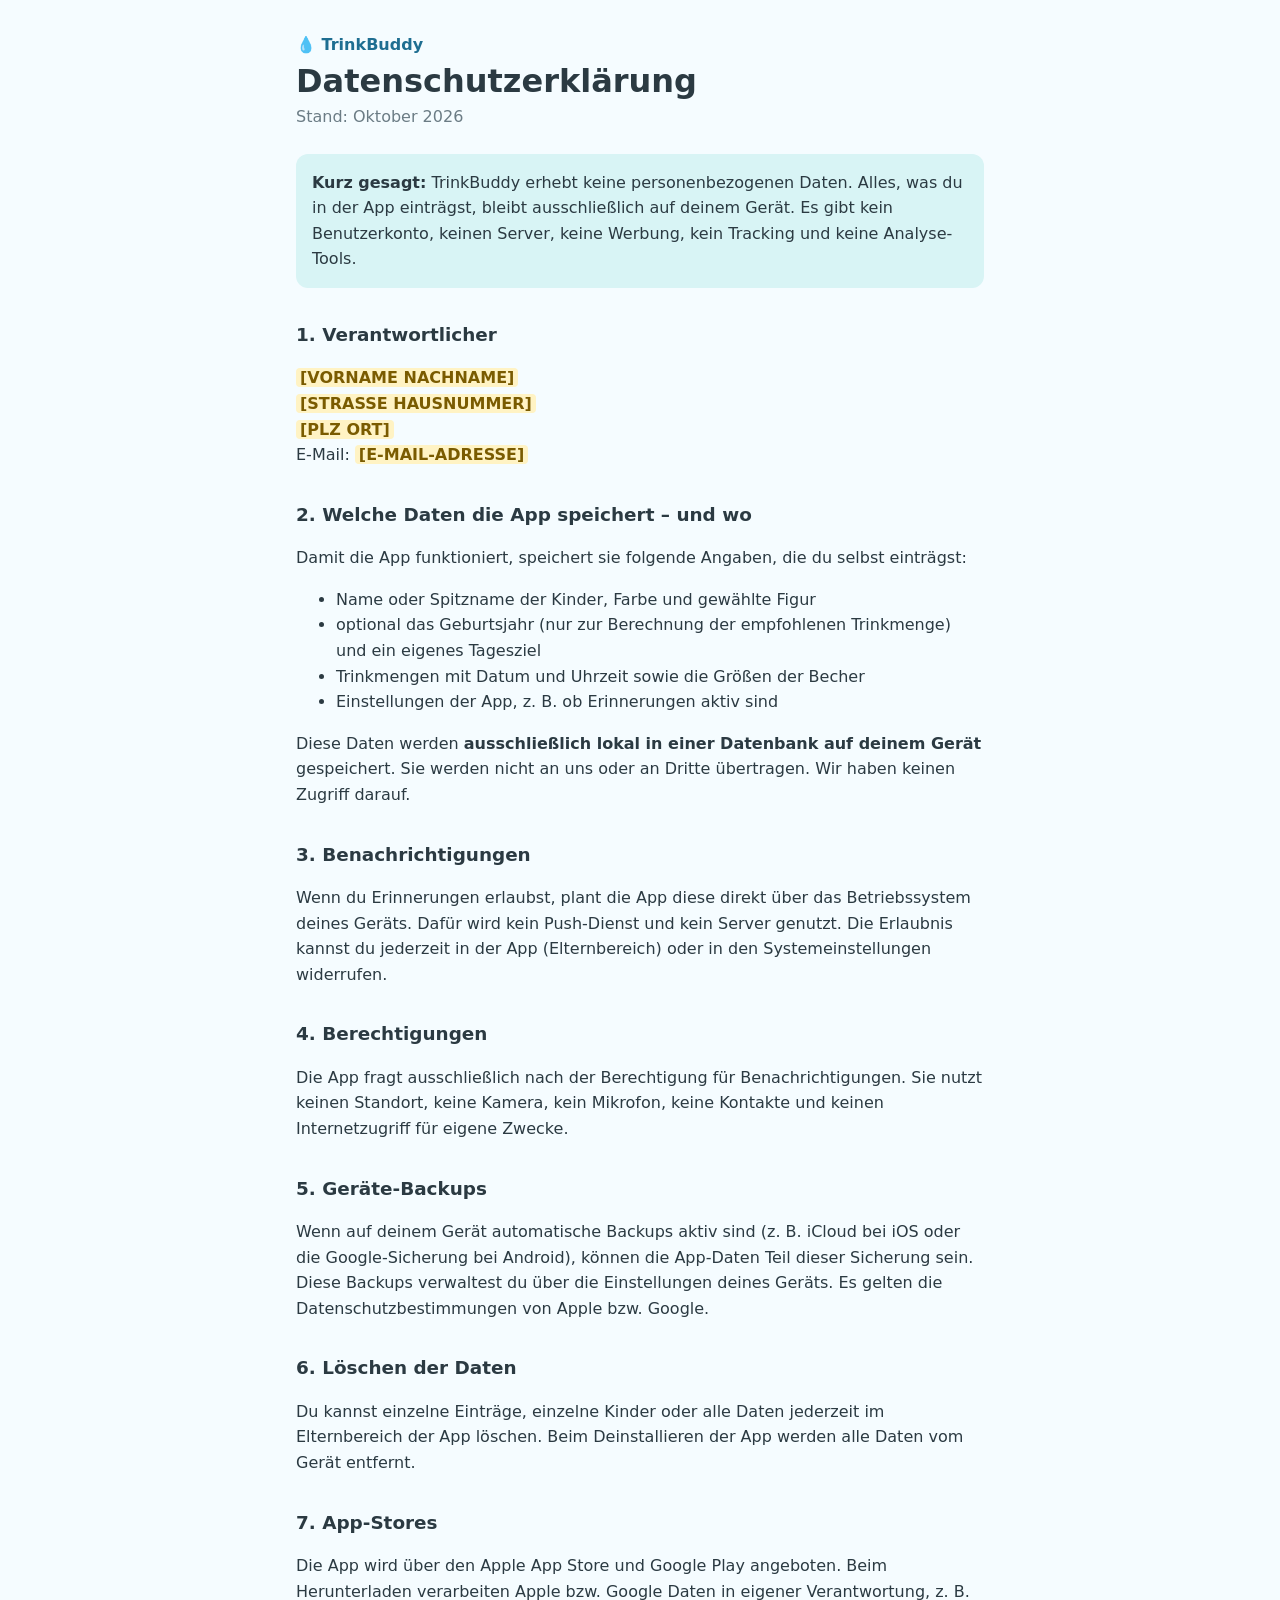
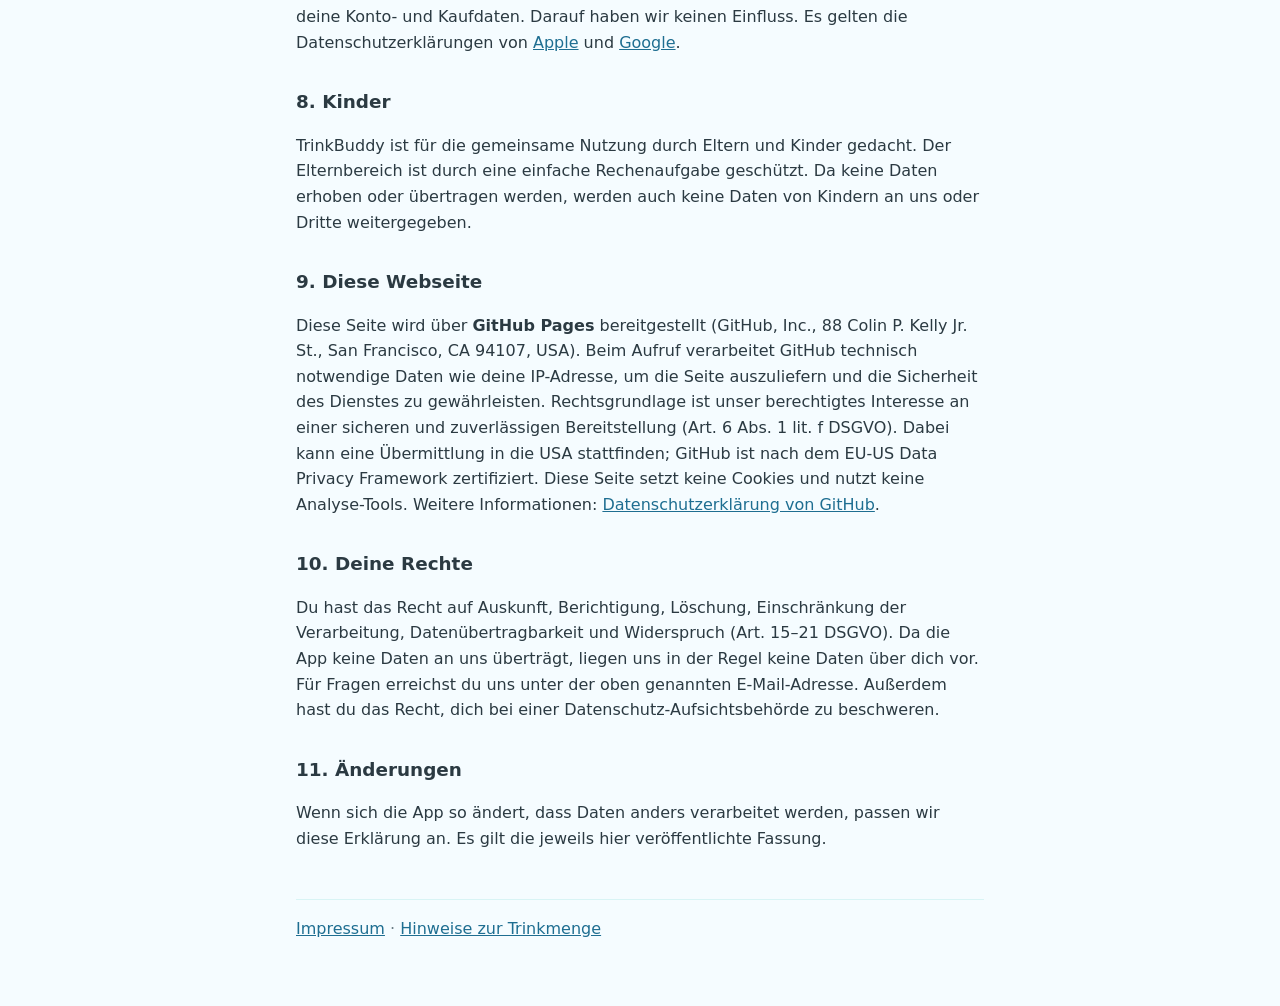
<file: trinkbuddy/datenschutz/index.html>
<!doctype html>
<html lang="de">
<head>
  <meta charset="utf-8">
  <meta name="viewport" content="width=device-width, initial-scale=1">
  <title>TrinkBuddy – Datenschutzerklärung</title>
  <link rel="icon" href="../favicon.svg" type="image/svg+xml">
  <link rel="icon" href="../favicon-32.png" type="image/png" sizes="32x32">
  <link rel="apple-touch-icon" href="../apple-touch-icon.png">
  <link rel="stylesheet" href="../style.css">
</head>
<body>
<main>
  <p class="app">💧 TrinkBuddy</p>
  <h1>Datenschutzerklärung</h1>
  <p class="meta">Stand: Oktober 2026</p>

  <div class="summary">
    <strong>Kurz gesagt:</strong> TrinkBuddy erhebt keine personenbezogenen Daten. Alles, was du in der App
    einträgst, bleibt ausschließlich auf deinem Gerät. Es gibt kein Benutzerkonto, keinen Server, keine Werbung,
    kein Tracking und keine Analyse-Tools.
  </div>

  <h2>1. Verantwortlicher</h2>
  <p>
    <span class="ph">[VORNAME NACHNAME]</span><br>
    <span class="ph">[STRASSE HAUSNUMMER]</span><br>
    <span class="ph">[PLZ ORT]</span><br>
    E-Mail: <span class="ph">[E-MAIL-ADRESSE]</span>
  </p>

  <h2>2. Welche Daten die App speichert – und wo</h2>
  <p>Damit die App funktioniert, speichert sie folgende Angaben, die du selbst einträgst:</p>
  <ul>
    <li>Name oder Spitzname der Kinder, Farbe und gewählte Figur</li>
    <li>optional das Geburtsjahr (nur zur Berechnung der empfohlenen Trinkmenge) und ein eigenes Tagesziel</li>
    <li>Trinkmengen mit Datum und Uhrzeit sowie die Größen der Becher</li>
    <li>Einstellungen der App, z. B. ob Erinnerungen aktiv sind</li>
  </ul>
  <p>
    Diese Daten werden <strong>ausschließlich lokal in einer Datenbank auf deinem Gerät</strong> gespeichert.
    Sie werden nicht an uns oder an Dritte übertragen. Wir haben keinen Zugriff darauf.
  </p>

  <h2>3. Benachrichtigungen</h2>
  <p>
    Wenn du Erinnerungen erlaubst, plant die App diese direkt über das Betriebssystem deines Geräts.
    Dafür wird kein Push-Dienst und kein Server genutzt. Die Erlaubnis kannst du jederzeit in der App
    (Elternbereich) oder in den Systemeinstellungen widerrufen.
  </p>

  <h2>4. Berechtigungen</h2>
  <p>
    Die App fragt ausschließlich nach der Berechtigung für Benachrichtigungen. Sie nutzt keinen Standort,
    keine Kamera, kein Mikrofon, keine Kontakte und keinen Internetzugriff für eigene Zwecke.
  </p>

  <h2>5. Geräte-Backups</h2>
  <p>
    Wenn auf deinem Gerät automatische Backups aktiv sind (z. B. iCloud bei iOS oder die Google-Sicherung
    bei Android), können die App-Daten Teil dieser Sicherung sein. Diese Backups verwaltest du über die
    Einstellungen deines Geräts. Es gelten die Datenschutzbestimmungen von Apple bzw. Google.
  </p>

  <h2>6. Löschen der Daten</h2>
  <p>
    Du kannst einzelne Einträge, einzelne Kinder oder alle Daten jederzeit im Elternbereich der App löschen.
    Beim Deinstallieren der App werden alle Daten vom Gerät entfernt.
  </p>

  <h2>7. App-Stores</h2>
  <p>
    Die App wird über den Apple App Store und Google Play angeboten. Beim Herunterladen verarbeiten Apple
    bzw. Google Daten in eigener Verantwortung, z. B. deine Konto- und Kaufdaten. Darauf haben wir keinen
    Einfluss. Es gelten die Datenschutzerklärungen von
    <a href="https://www.apple.com/de/legal/privacy/">Apple</a> und
    <a href="https://policies.google.com/privacy?hl=de">Google</a>.
  </p>

  <h2>8. Kinder</h2>
  <p>
    TrinkBuddy ist für die gemeinsame Nutzung durch Eltern und Kinder gedacht. Der Elternbereich ist durch
    eine einfache Rechenaufgabe geschützt. Da keine Daten erhoben oder übertragen werden, werden auch keine
    Daten von Kindern an uns oder Dritte weitergegeben.
  </p>

  <h2>9. Diese Webseite</h2>
  <p>
    Diese Seite wird über <strong>GitHub Pages</strong> bereitgestellt (GitHub, Inc., 88 Colin P. Kelly Jr. St.,
    San Francisco, CA 94107, USA). Beim Aufruf verarbeitet GitHub technisch notwendige Daten wie deine
    IP-Adresse, um die Seite auszuliefern und die Sicherheit des Dienstes zu gewährleisten. Rechtsgrundlage
    ist unser berechtigtes Interesse an einer sicheren und zuverlässigen Bereitstellung
    (Art. 6 Abs. 1 lit. f DSGVO). Dabei kann eine Übermittlung in die USA stattfinden; GitHub ist nach dem
    EU-US Data Privacy Framework zertifiziert. Diese Seite setzt keine Cookies und nutzt keine Analyse-Tools.
    Weitere Informationen: <a href="https://docs.github.com/de/site-policy/privacy-policies/github-general-privacy-statement">Datenschutzerklärung von GitHub</a>.
  </p>

  <h2>10. Deine Rechte</h2>
  <p>
    Du hast das Recht auf Auskunft, Berichtigung, Löschung, Einschränkung der Verarbeitung,
    Datenübertragbarkeit und Widerspruch (Art. 15–21 DSGVO). Da die App keine Daten an uns überträgt,
    liegen uns in der Regel keine Daten über dich vor. Für Fragen erreichst du uns unter der oben genannten
    E-Mail-Adresse. Außerdem hast du das Recht, dich bei einer Datenschutz-Aufsichtsbehörde zu beschweren.
  </p>

  <h2>11. Änderungen</h2>
  <p>
    Wenn sich die App so ändert, dass Daten anders verarbeitet werden, passen wir diese Erklärung an.
    Es gilt die jeweils hier veröffentlichte Fassung.
  </p>

  <footer><a href="../impressum/">Impressum</a> · <a href="../hinweise/">Hinweise zur Trinkmenge</a></footer>
</main>
</body>
</html>
</file>
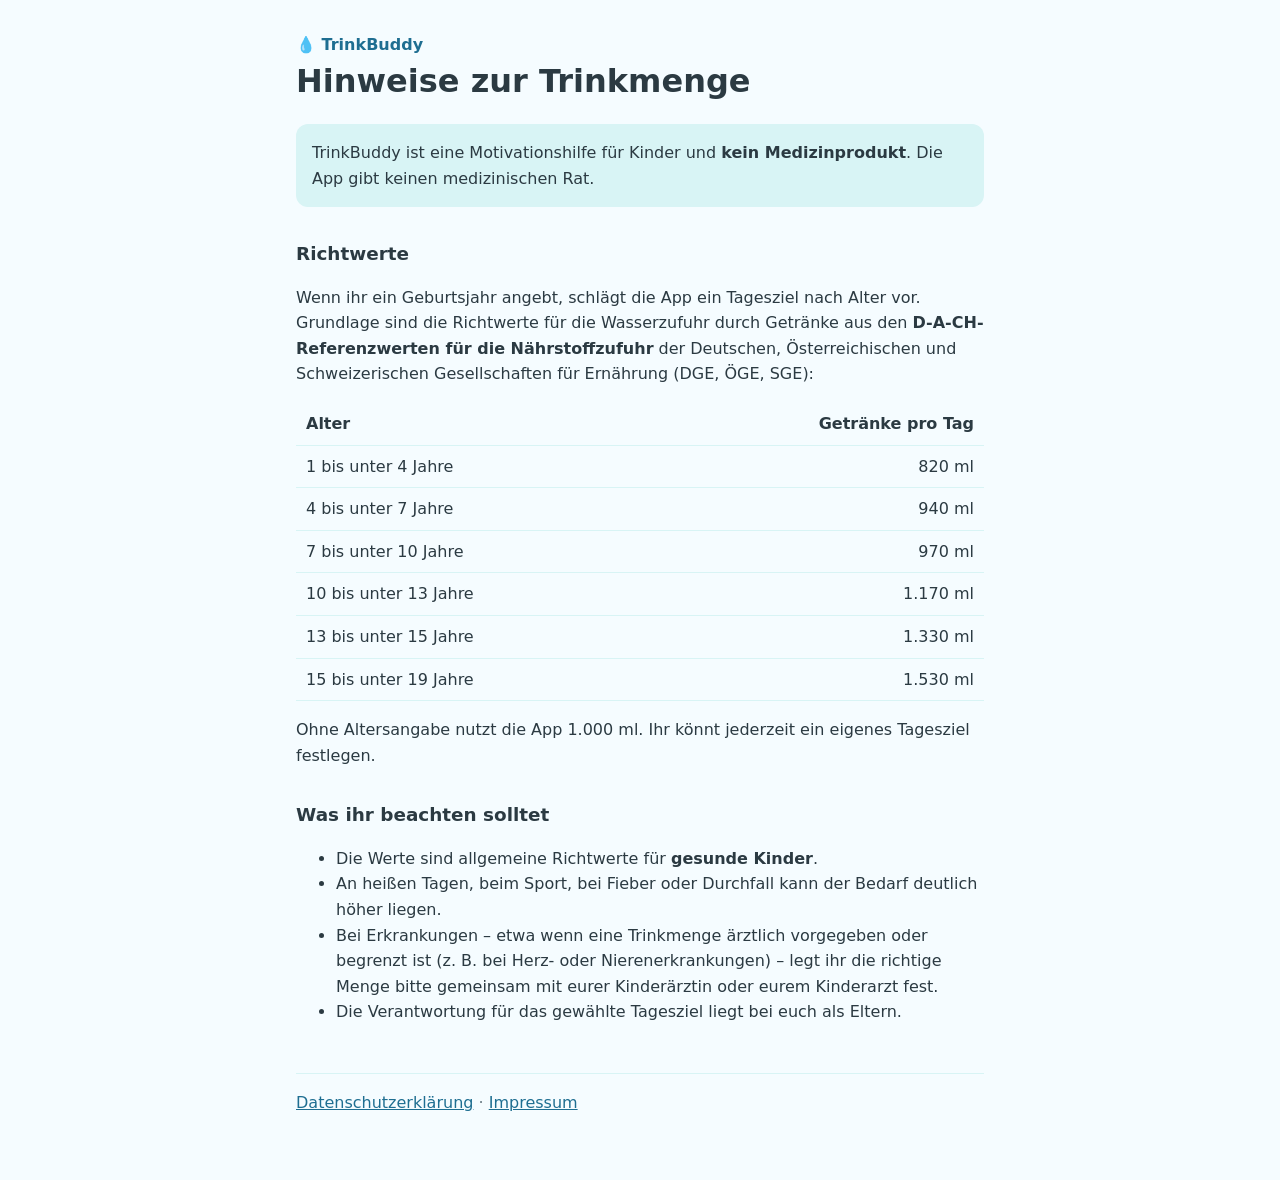
<file: trinkbuddy/hinweise/index.html>
<!doctype html>
<html lang="de">
<head>
  <meta charset="utf-8">
  <meta name="viewport" content="width=device-width, initial-scale=1">
  <title>TrinkBuddy – Hinweise</title>
  <link rel="icon" href="../favicon.svg" type="image/svg+xml">
  <link rel="icon" href="../favicon-32.png" type="image/png" sizes="32x32">
  <link rel="apple-touch-icon" href="../apple-touch-icon.png">
  <link rel="stylesheet" href="../style.css">
</head>
<body>
<main>
  <p class="app">💧 TrinkBuddy</p>
  <h1>Hinweise zur Trinkmenge</h1>

  <div class="summary">
    TrinkBuddy ist eine Motivationshilfe für Kinder und <strong>kein Medizinprodukt</strong>.
    Die App gibt keinen medizinischen Rat.
  </div>

  <h2>Richtwerte</h2>
  <p>
    Wenn ihr ein Geburtsjahr angebt, schlägt die App ein Tagesziel nach Alter vor. Grundlage sind die
    Richtwerte für die Wasserzufuhr durch Getränke aus den
    <strong>D-A-CH-Referenzwerten für die Nährstoffzufuhr</strong> der Deutschen, Österreichischen und
    Schweizerischen Gesellschaften für Ernährung (DGE, ÖGE, SGE):
  </p>
  <table>
    <thead><tr><th>Alter</th><th>Getränke pro Tag</th></tr></thead>
    <tbody>
      <tr><td>1 bis unter 4 Jahre</td><td>820 ml</td></tr>
      <tr><td>4 bis unter 7 Jahre</td><td>940 ml</td></tr>
      <tr><td>7 bis unter 10 Jahre</td><td>970 ml</td></tr>
      <tr><td>10 bis unter 13 Jahre</td><td>1.170 ml</td></tr>
      <tr><td>13 bis unter 15 Jahre</td><td>1.330 ml</td></tr>
      <tr><td>15 bis unter 19 Jahre</td><td>1.530 ml</td></tr>
    </tbody>
  </table>
  <p>Ohne Altersangabe nutzt die App 1.000 ml. Ihr könnt jederzeit ein eigenes Tagesziel festlegen.</p>

  <h2>Was ihr beachten solltet</h2>
  <ul>
    <li>Die Werte sind allgemeine Richtwerte für <strong>gesunde Kinder</strong>.</li>
    <li>An heißen Tagen, beim Sport, bei Fieber oder Durchfall kann der Bedarf deutlich höher liegen.</li>
    <li>
      Bei Erkrankungen – etwa wenn eine Trinkmenge ärztlich vorgegeben oder begrenzt ist (z. B. bei
      Herz- oder Nierenerkrankungen) – legt ihr die richtige Menge bitte gemeinsam mit eurer
      Kinderärztin oder eurem Kinderarzt fest.
    </li>
    <li>Die Verantwortung für das gewählte Tagesziel liegt bei euch als Eltern.</li>
  </ul>

  <footer>
    <a href="../datenschutz/">Datenschutzerklärung</a> · <a href="../impressum/">Impressum</a>
  </footer>
</main>
</body>
</html>
</file>
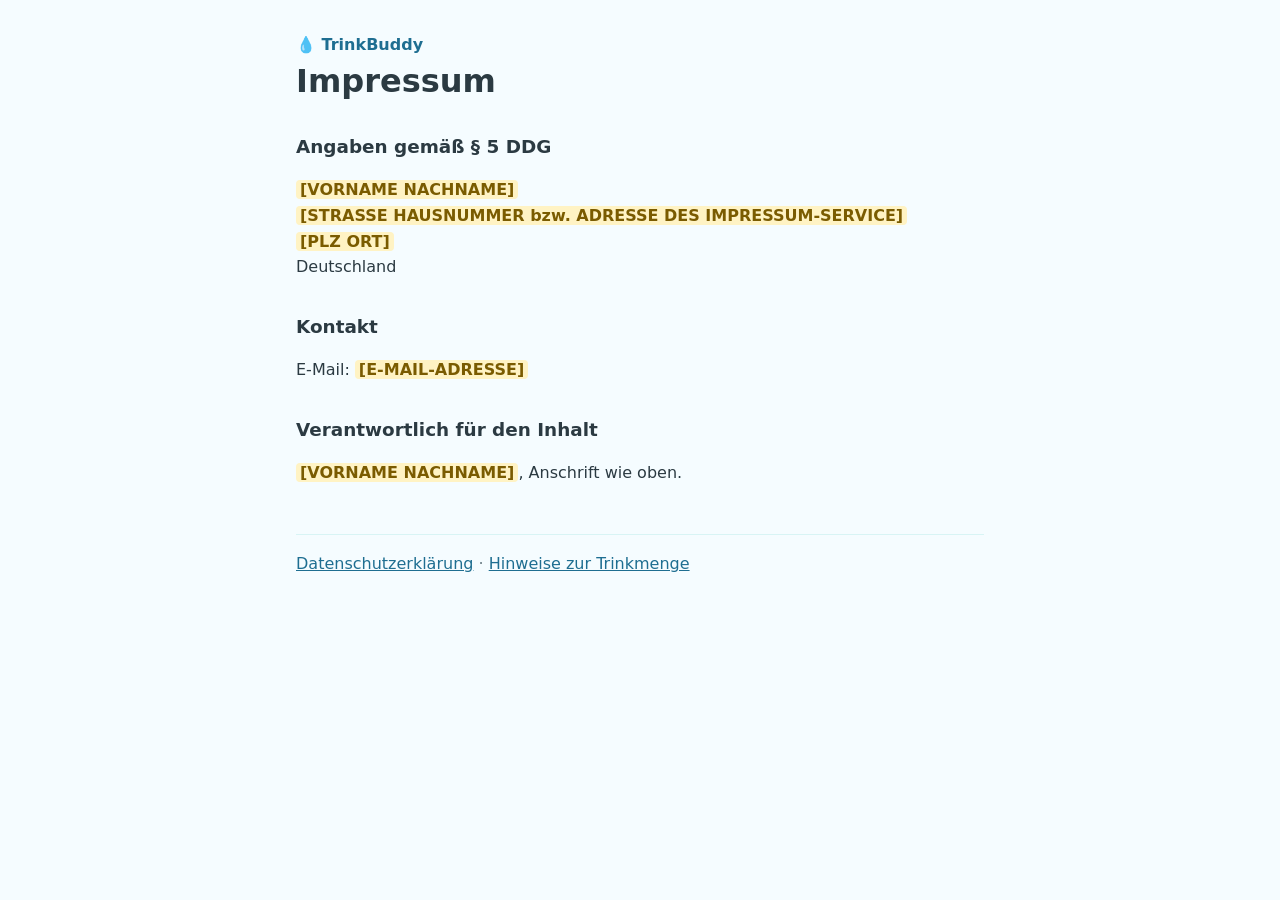
<file: trinkbuddy/impressum/index.html>
<!doctype html>
<html lang="de">
<head>
  <meta charset="utf-8">
  <meta name="viewport" content="width=device-width, initial-scale=1">
  <title>TrinkBuddy – Impressum</title>
  <link rel="icon" href="../favicon.svg" type="image/svg+xml">
  <link rel="icon" href="../favicon-32.png" type="image/png" sizes="32x32">
  <link rel="apple-touch-icon" href="../apple-touch-icon.png">
  <link rel="stylesheet" href="../style.css">
</head>
<body>
<main>
  <p class="app">💧 TrinkBuddy</p>
  <h1>Impressum</h1>

  <h2>Angaben gemäß § 5 DDG</h2>
  <p>
    <span class="ph">[VORNAME NACHNAME]</span><br>
    <span class="ph">[STRASSE HAUSNUMMER bzw. ADRESSE DES IMPRESSUM-SERVICE]</span><br>
    <span class="ph">[PLZ ORT]</span><br>
    Deutschland
  </p>

  <h2>Kontakt</h2>
  <p>E-Mail: <span class="ph">[E-MAIL-ADRESSE]</span></p>

  <h2>Verantwortlich für den Inhalt</h2>
  <p><span class="ph">[VORNAME NACHNAME]</span>, Anschrift wie oben.</p>

  <footer><a href="../datenschutz/">Datenschutzerklärung</a> · <a href="../hinweise/">Hinweise zur Trinkmenge</a></footer>
</main>
</body>
</html>
</file>
<file: trinkbuddy/style.css>
:root {
  --bg: #f5fcff;
  --text: #2b3a42;
  --muted: #6b7c85;
  --accent: #1e6e91;
  --card: #d8f4f5;
  --placeholder-bg: #fff3c4;
  --placeholder-text: #7a5b00;
}

@media (prefers-color-scheme: dark) {
  :root {
    --bg: #12181c;
    --text: #e3ecf0;
    --muted: #9aabb4;
    --accent: #6fd1f6;
    --card: #1d2a31;
    --placeholder-bg: #4a3b00;
    --placeholder-text: #ffe28a;
  }
}

* { box-sizing: border-box; }

body {
  margin: 0;
  background: var(--bg);
  color: var(--text);
  font: 16px/1.6 system-ui, -apple-system, "Segoe UI", Roboto, sans-serif;
}

main { max-width: 720px; margin: 0 auto; padding: 32px 16px 64px; }

.app { margin: 0; font-weight: 700; color: var(--accent); }
h1 { margin: 4px 0 0; font-size: 2rem; line-height: 1.2; }
h2 { margin-top: 2rem; font-size: 1.15rem; }
.meta { color: var(--muted); margin-top: 4px; }
a { color: var(--accent); }

.summary { background: var(--card); border-radius: 12px; padding: 16px; margin: 24px 0; }

/* Platzhalter vor der Veröffentlichung ersetzen */
.ph {
  background: var(--placeholder-bg);
  color: var(--placeholder-text);
  border-radius: 4px;
  padding: 0 4px;
  font-weight: 600;
}

footer { margin-top: 48px; padding-top: 16px; border-top: 1px solid var(--card); color: var(--muted); }

table { border-collapse: collapse; width: 100%; margin: 12px 0; }
th, td { text-align: left; padding: 8px 10px; border-bottom: 1px solid var(--card); }
td:last-child, th:last-child { text-align: right; font-variant-numeric: tabular-nums; }
</file>
